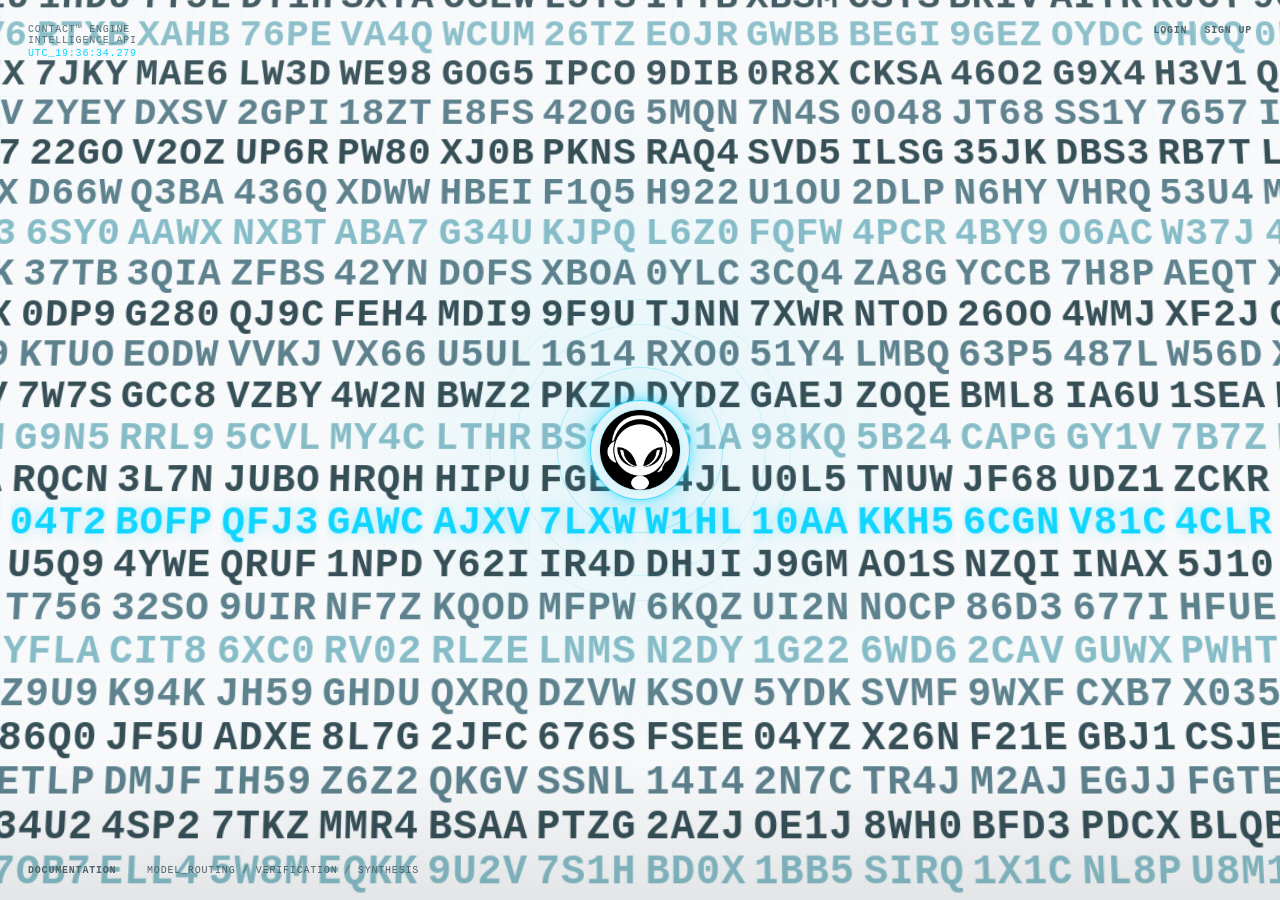
<file: index.html>
<!doctype html>
<html lang="en">
<head>
<meta charset="utf-8">
<meta name="viewport" content="width=device-width,initial-scale=1">
<title>Contact™ Engine — AI Model Routing, Verification & Synthesis</title>
<link rel="stylesheet" href="style.css">
<meta
  name="description"
  content="Contact™ Engine is the intelligence engine behind Contact™, providing AI model routing, answer verification, cross-model analysis, and synthesis."
>
<meta
  name="robots"
  content="index,follow,max-image-preview:large,max-snippet:-1,max-video-preview:-1"
>

<link rel="canonical" href="https://engine.contact/">

<!-- Search / Brand -->
<meta name="application-name" content="Contact Engine">
<meta name="author" content="Starman Inc.">
<meta name="publisher" content="Starman Inc.">
<meta name="theme-color" content="#05080b">

<!-- Open Graph -->
<meta property="og:type" content="website">
<meta property="og:url" content="https://engine.contact/">
<meta property="og:title" content="Contact™ Engine — AI Model Routing, Verification & Synthesis">
<meta
  property="og:description"
  content="The intelligence engine behind Contact for AI model routing, answer verification, cross-model analysis, and synthesis."
>
<meta property="og:site_name" content="Contact">
<meta property="og:locale" content="en_US">

<!-- X / Twitter -->
<meta name="twitter:card" content="summary">
<meta name="twitter:url" content="https://engine.contact/">
<meta name="twitter:title" content="Contact™ Engine — AI Model Routing, Verification & Synthesis">
<meta
  name="twitter:description"
  content="The intelligence engine behind Contact for AI model routing, answer verification, cross-model analysis, and synthesis."
>

<!-- Structured Data -->
<script type="application/ld+json">
{
  "@context": "https://schema.org",
  "@type": "SoftwareApplication",
  "@id": "https://engine.contact/#software",
  "name": "Contact Engine",
  "alternateName": "Contact™ Engine",
  "description": "The intelligence engine behind Contact for AI model routing, answer verification, cross-model analysis, and synthesis.",
  "url": "https://engine.contact/",
  "applicationCategory": "Artificial Intelligence",
  "applicationSubCategory": "AI Model Routing and Answer Verification",
  "operatingSystem": "Web",
  "publisher": {
    "@type": "Organization",
    "name": "Starman Inc."
  },
  "brand": {
    "@type": "Brand",
    "name": "Contact Engine",
    "url": "https://engine.contact/"
  }
}
</script>

</head>

<body>

<div id="app">
  <div id="stream"></div>
  <div class="core">
    <div class="core-mark">
      <div class="orbit"><i></i></div>
      <a class="logo-link" href="https://engine.contact/api">
        <div class="logo">
          <b>GET<br>CONTACT<br>ENGINE<br>API</b>
        </div>
        <img class="logo-overlay" src="img/logo.png" alt="CONTACT ENGINE LOGO">
        <img class="logo-blink" src="img/logo2.png" alt="CONTACT ENGINE LOGO" aria-hidden="true">
      </a>
  </div>

    <div class="auth">
      <a href="https://dash.contact/login"><b>LOGIN</b></a>
      <span class="line"></span>
      <a href="https://dash.contact/signup"><b>SIGN UP</b></a>
    </div>

  <div class="hud">
    <div class="tl">
      CONTACT™ ENGINE<br>
      INTELLIGENCE_API
    </div>

    <div class="tr">
    </div>

    <div class="bl">
      <a href="documentation"><b>DOCUMENTATION</b></a>
      <span class="line"></span>
      MODEL_ROUTING / VERIFICATION / SYNTHESIS
    </div>
  </div>

</div>

<script>

const stream = document.getElementById('stream');

const chars =
  '0123456789ABCDEFGHIJKLMNOPQRSTUVWXYZ';

const randomCode = (length=22) =>
  Array.from(
    {length},
    () => chars[Math.floor(Math.random()*chars.length)]
  ).join('');

const codeLength = 4;

for(let c=0;c<14;c++){

  const col = document.createElement('div');
  col.className = 'column';

  const code = document.createElement('div');
  code.className = 'code';

  let html = '';

  for(let r=0;r<360;r++){

    const cls =
      (r%17===0)
        ? 'hot'
        : (r%5===0
            ? 'white'
            : (r%2
                ? 'mid'
                : 'soft'));

    html +=
      `<span class="${cls}">${randomCode(codeLength)}</span>`;
  }

  code.innerHTML = html + html;

  code.style.animationDuration =
    (42 + c * 1) + 's';

  code.style.animationDelay =
    (-c * .65) + 's';

  col.appendChild(code);
  stream.appendChild(col);
}

setInterval(()=>{
  document.querySelectorAll('.code span').forEach(el=>{
    if(Math.random()<.025){
      el.textContent=randomCode(codeLength);
    }
  });
},120);

const utcTime = document.getElementById('utc-time');

setInterval(()=>{

  document.querySelector('.tr').innerHTML =
    'UTC_' +
    new Date()
      .toISOString()
      .slice(11,23);

},37);

const logoOverlay = document.querySelector('.logo-overlay');

requestAnimationFrame(() => {
  requestAnimationFrame(() => {
    logoOverlay.classList.add('show');
  });
});

setTimeout(() => {
  logoOverlay.classList.remove('show');
}, 1800);

document.querySelector('.logo-link')?.addEventListener(
    'pointerenter',
    event => {
        event.currentTarget.classList.add('has-hovered');
    },
    { once: true }
);
</script>

</body>
</html>
</file>
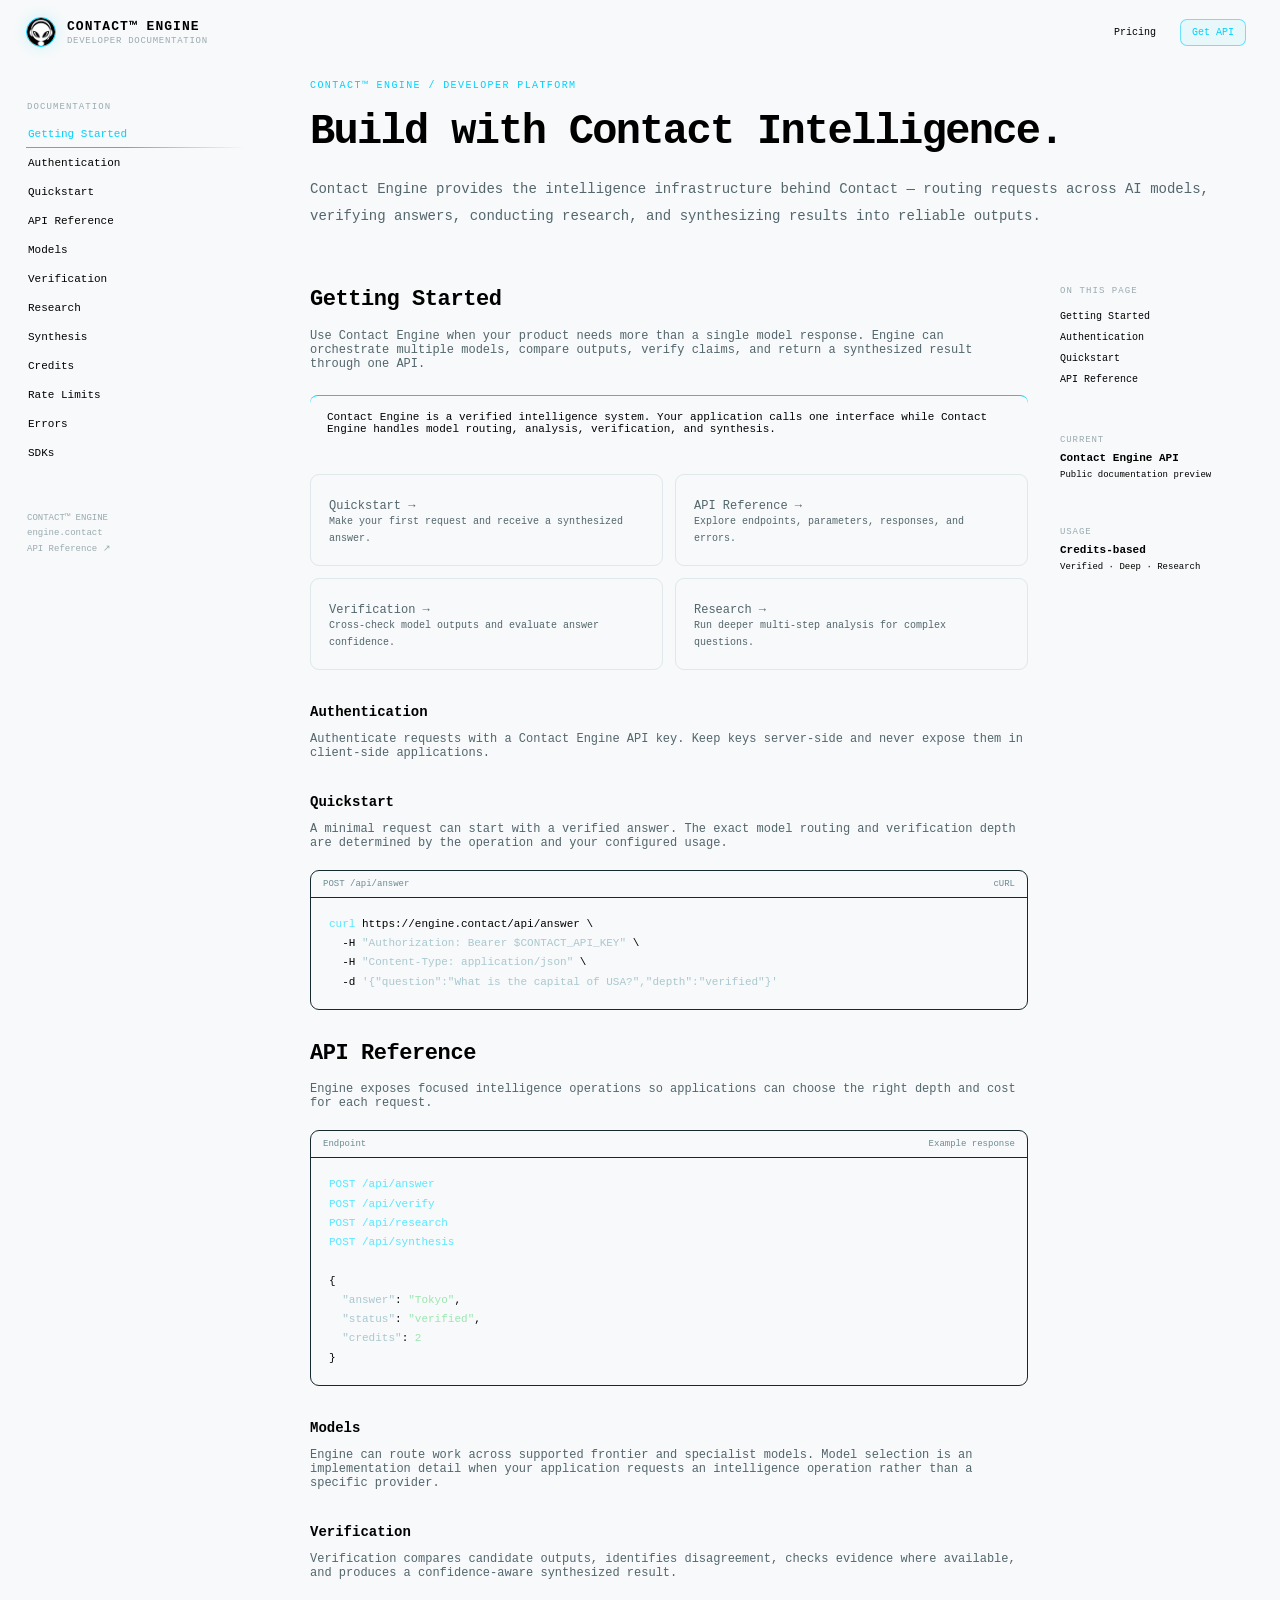
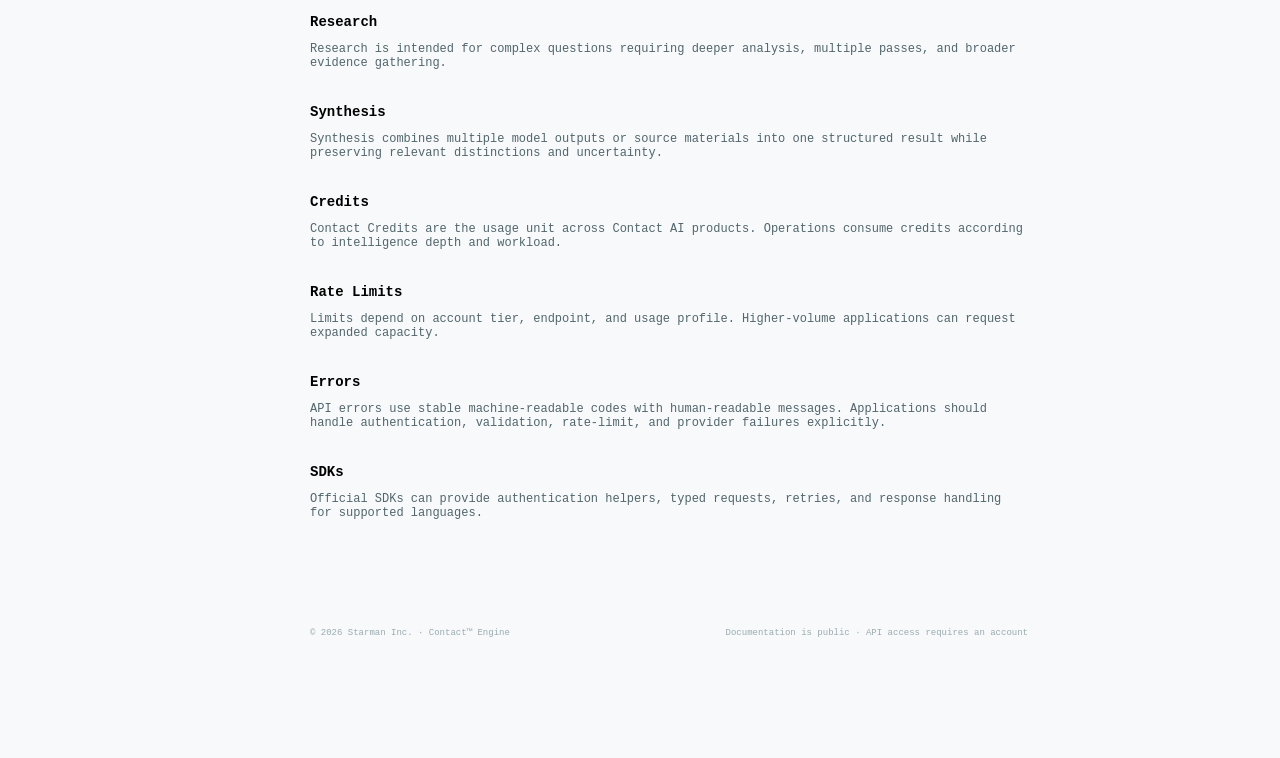
<file: documentation/index.html>
<!doctype html>
<html lang="en" class="docs">
<head>
<meta charset="utf-8">
<meta name="viewport" content="width=device-width,initial-scale=1">
<title>Contact™ Engine Documentation</title>
<link rel="stylesheet" href="../style.css">
</head>

<body class="docs">
<script>
function updateDocsNav(){
  const hash = window.location.hash || '#getting-started';

  document.querySelectorAll('.docs-nav a').forEach(link => {
    link.classList.toggle(
      'active',
      link.getAttribute('href') === hash
    );
  });
}

window.addEventListener('hashchange', updateDocsNav);
window.addEventListener('DOMContentLoaded', updateDocsNav);
</script>
<div class="docs-shell">

  <a class="docs-brand" href="#top">
    <img class="brand-mark" src="../img/logo.png" alt="Contact™">

    <span>
      <span class="docs-brand-title">CONTACT™ ENGINE</span>
      <span class="docs-brand-sub">DEVELOPER DOCUMENTATION</span>
    </span>
  </a>

  <aside class="docs-sidebar">

    <div class="docs-section-label">Documentation</div>

    <nav class="docs-nav">
      <a class="active" href="#getting-started">Getting Started</a>
      <a href="#authentication">Authentication</a>
      <a href="#quickstart">Quickstart</a>
      <a href="#api-reference">API Reference</a>
      <a href="#models">Models</a>
      <a href="#verification">Verification</a>
      <a href="#research">Research</a>
      <a href="#synthesis">Synthesis</a>
      <a href="#credits">Credits</a>
      <a href="#rate-limits">Rate Limits</a>
      <a href="#errors">Errors</a>
      <a href="#sdks">SDKs</a>
    </nav>

    <div class="docs-sidebar-bottom">
      <div>CONTACT™ ENGINE</div>
      <a href="https://engine.contact/">engine.contact</a><br>
      <a href="#api-reference">API Reference ↗</a>
    </div>

  </aside>

  <main class="docs-main" id="top">

    <header class="docs-topbar">

      <div class="docs-breadcrumb">
      </div>

      <div class="docs-toplinks">
        <a href="https://engine.contact/pricing">Pricing</a>
        <a class="docs-api-btn" href="https://engine.contact/api">Get API</a>
      </div>

    </header>

    <div class="docs-content">

      <div class="docs-eyebrow">
        CONTACT™ ENGINE / DEVELOPER PLATFORM
      </div>

      <h1>
        Build with Contact Intelligence.
      </h1>

      <p class="docs-lead">
        Contact Engine provides the intelligence infrastructure behind Contact — routing requests across AI models, verifying answers, conducting research, and synthesizing results into reliable outputs.
      </p>

      <div class="docs-rule"></div>

      <div class="docs-grid">

        <article class="docs-article">

          <section id="getting-started">

            <h2>Getting Started</h2>

            <p>
              Use Contact Engine when your product needs more than a single model response. Engine can orchestrate multiple models, compare outputs, verify claims, and return a synthesized result through one API.
            </p>

            <div class="docs-note">
              Contact Engine is a verified intelligence system. Your application calls one interface while Contact Engine handles model routing, analysis, verification, and synthesis.
            </div>

            <div class="docs-cards">

              <a class="docs-card" href="#quickstart">
                <div class="docs-card-title">
                  Quickstart →
                </div>
                <p>
                  Make your first request and receive a synthesized answer.
                </p>
              </a>

              <a class="docs-card" href="#api-reference">
                <div class="docs-card-title">
                  API Reference →
                </div>
                <p>
                  Explore endpoints, parameters, responses, and errors.
                </p>
              </a>

              <a class="docs-card" href="#verification">
                <div class="docs-card-title">
                  Verification →
                </div>
                <p>
                  Cross-check model outputs and evaluate answer confidence.
                </p>
              </a>

              <a class="docs-card" href="#research">
                <div class="docs-card-title">
                  Research →
                </div>
                <p>
                  Run deeper multi-step analysis for complex questions.
                </p>
              </a>

            </div>

          </section>

          <section id="authentication">

            <h3>Authentication</h3>

            <p>
              Authenticate requests with a Contact Engine API key. Keep keys server-side and never expose them in client-side applications.
            </p>

          </section>

          <section id="quickstart">

            <h3>Quickstart</h3>

            <p>
              A minimal request can start with a verified answer. The exact model routing and verification depth are determined by the operation and your configured usage.
            </p>

            <div class="docs-codebox">

              <div class="docs-codehead">
                <span>POST /api/answer</span>
                <span>cURL</span>
              </div>

              <div class="docs-code"><span class="docs-method">curl</span> https://engine.contact/api/answer \
  -H <span class="docs-key">"Authorization: Bearer $CONTACT_API_KEY"</span> \
  -H <span class="docs-key">"Content-Type: application/json"</span> \
  -d <span class="docs-key">'{"question":"What is the capital of USA?","depth":"verified"}'</span></div>

            </div>

          </section>

          <section id="api-reference">

            <h2>API Reference</h2>

            <p>
              Engine exposes focused intelligence operations so applications can choose the right depth and cost for each request.
            </p>

            <div class="docs-codebox">

              <div class="docs-codehead">
                <span>Endpoint</span>
                <span>Example response</span>
              </div>

              <div class="docs-code"><span class="docs-method">POST</span> <span class="docs-path">/api/answer</span>
<span class="docs-method">POST</span> <span class="docs-path">/api/verify</span>
<span class="docs-method">POST</span> <span class="docs-path">/api/research</span>
<span class="docs-method">POST</span> <span class="docs-path">/api/synthesis</span>

{
  <span class="docs-key">"answer"</span>: <span class="docs-value">"Tokyo"</span>,
  <span class="docs-key">"status"</span>: <span class="docs-value">"verified"</span>,
  <span class="docs-key">"credits"</span>: <span class="docs-value">2</span>
}</div>

            </div>

          </section>

          <section id="models">

            <h3>Models</h3>

            <p>
              Engine can route work across supported frontier and specialist models. Model selection is an implementation detail when your application requests an intelligence operation rather than a specific provider.
            </p>

          </section>

          <section id="verification">

            <h3>Verification</h3>

            <p>
              Verification compares candidate outputs, identifies disagreement, checks evidence where available, and produces a confidence-aware synthesized result.
            </p>

          </section>

          <section id="research">

            <h3>Research</h3>

            <p>
              Research is intended for complex questions requiring deeper analysis, multiple passes, and broader evidence gathering.
            </p>

          </section>

          <section id="synthesis">

            <h3>Synthesis</h3>

            <p>
              Synthesis combines multiple model outputs or source materials into one structured result while preserving relevant distinctions and uncertainty.
            </p>

          </section>

          <section id="credits">

            <h3>Credits</h3>

            <p>
              Contact Credits are the usage unit across Contact AI products. Operations consume credits according to intelligence depth and workload.
            </p>

          </section>

          <section id="rate-limits">

            <h3>Rate Limits</h3>

            <p>
              Limits depend on account tier, endpoint, and usage profile. Higher-volume applications can request expanded capacity.
            </p>

          </section>

          <section id="errors">

            <h3>Errors</h3>

            <p>
              API errors use stable machine-readable codes with human-readable messages. Applications should handle authentication, validation, rate-limit, and provider failures explicitly.
            </p>

          </section>

          <section id="sdks">

            <h3>SDKs</h3>

            <p>
              Official SDKs can provide authentication helpers, typed requests, retries, and response handling for supported languages.
            </p>

          </section>

          <footer class="docs-footer">
            <span>© 2026 Starman Inc. · Contact™ Engine</span>
            <span>Documentation is public · API access requires an account</span>
          </footer>

        </article>

        <aside class="docs-right">

          <div class="docs-toc-title">
            ON THIS PAGE
          </div>

          <nav class="docs-toc">
            <a href="#getting-started">Getting Started</a>
            <a href="#authentication">Authentication</a>
            <a href="#quickstart">Quickstart</a>
            <a href="#api-reference">API Reference</a>
          </nav>

          <div class="docs-mini">
            <div class="docs-mini-label">CURRENT</div>
            <strong>Contact Engine API</strong>
            <span>Public documentation preview</span>
          </div>

          <div class="docs-mini" id="pricing">
            <div class="docs-mini-label">USAGE</div>
            <strong>Credits-based</strong>
            <span>Verified · Deep · Research</span>
          </div>

        </aside>

      </div>

    </div>

  </main>

</div>

</body>
</html>
</file>
<file: style.css>
:root{
  color-scheme:light dark;
  --bg:#f7f9fa;
  --fg:#52666c;
  --cyan:#00d2ff;
  --dim:#9aabb0;
  --faint:#dfe8eb;
}

@media(prefers-color-scheme:dark){
  :root{
    --bg:#05080b;
    --fg:#7c969d;
    --cyan:#00d2ff;
    --cyan:#59e7ff;
    --dim:#5699af;
    --faint:#10232a;
  }
}

*{box-sizing:border-box}

html,body{
  margin:0;
  width:100%;
  height:100%;
  overflow:hidden;
  background:var(--bg);
  font-family:ui-monospace,SFMono-Regular,Menlo,Monaco,Consolas,"Liberation Mono",monospace;
}

#app{
  position:relative;
  width:100%;
  height:100%;
  overflow:hidden;
  background:var(--bg);
  color:var(--fg);
}

#app:before{
  content:"";
  position:absolute;
  inset:0;
  background:
    radial-gradient(circle at 50% 48%,rgba(0,210,255,.08),transparent 40%),
    linear-gradient(90deg,rgba(0,210,255,.025) 1px,transparent 1px),
    linear-gradient(rgba(0,210,255,.02) 1px,transparent 1px);
  background-size:auto,48px 48px,48px 48px;
  pointer-events:none;
}

#app:after{
  content:"";
  position:absolute;
  inset:0;
  background:
    linear-gradient(
      180deg,
      rgba(255,255,255,.08),
      transparent 16%,
      transparent 84%,
      rgba(0,0,0,.08)
    );
  pointer-events:none;
}

#stream{
  position:absolute;
  inset:-18vh -3vw;
  display:grid;
  grid-template-columns:repeat(14,minmax(0,1fr));
  gap:0 .65vw;
  transform:
    perspective(1000px)
    rotateX(5deg)
    scale(1.08);
  transform-origin:center;
  opacity:.94;
}

.column{
  position:relative;
  height:120%;
  overflow:visible;
  mask-image:
    linear-gradient(
      180deg,
      transparent 0,
      #000 6%,
      #000 94%,
      transparent 100%
    );
  -webkit-mask-image:
    linear-gradient(
      180deg,
      transparent 0,
      #000 6%,
      #000 94%,
      transparent 100%
    );
}

.code{
  position:absolute;
  top:0;
  left:0;
  width:100%;
  white-space:pre;
  font-size:clamp(14px,4vw,36px);
  line-height:1.08;
  letter-spacing:.025em;
  color:var(--dim);
  font-weight:600;
  will-change:transform;

  animation-name:scroll;
  animation-timing-function:linear;
  animation-iteration-count:infinite;
  animation-fill-mode:none;
}

.code span{
  display:block;
}

.code .hot{
  color:var(--cyan);
  text-shadow:0 0 12px rgba(0,210,255,.3);
}

.code .mid{
  color:#527985;
}

.code .soft{
  color:#28434b;
}

.code .white{
  color:#7eb8c3;
}

@keyframes scroll{
  from{
    transform:translate3d(0,0,0);
  }
  to{
    transform:translate3d(0,-50%,0);
  }
}

.core{
  position:absolute;
  inset:0;
  display:grid;
  place-items:center;
  pointer-events:auto;
}

.core-mark{
  position:relative;
  width:min(30vw,360px);
  height:min(30vw,360px);
  display:grid;
  place-items:center;
}

.core-mark:before,
.core-mark:after{
  content:"";
  position:absolute;
  border:1px solid rgba(0,210,255,.16);
  border-radius:50%;
  animation:pulse 4s ease-in-out infinite;
}

.core-mark:before{
  inset:15%;
}

.core-mark:after{
  inset:27%;
  border-color:rgba(0,210,255,.3);
  animation-delay:-1.2s;
}

.orbit{
  position:absolute;
  inset:8%;
  border:1px solid rgba(0,210,255,.11);
  border-radius:50%;
  animation:spin 13s linear infinite;
}

.orbit i{
  display:none;
  position:absolute;
  width:5px;
  height:5px;
  background:var(--cyan);
  border-radius:50%;
  top:50%;
  left:-2px;
  box-shadow:
    0 0 8px #00d2ff,
    0 0 18px #00d2ff,
    0 0 32px rgba(0,210,255,.8);
}

.logo{
  position:relative;
  width:100px;
  height:100px;
  border:1px solid rgba(0,210,255,.72);
  border-radius:50%;
  display:grid;
  place-items:center;
  color:var(--cyan);
  font-size:11px;
  letter-spacing:.18em;
  text-align:center;
  text-indent:0;
  background:var(--bg);
  box-shadow:
    0 0 10px rgba(0,210,255,.45),
    0 0 24px rgba(0,210,255,.28),
    0 0 48px rgba(0,210,255,.16),
    inset 0 0 18px rgba(0,210,255,.10),
    inset 0 0 34px rgba(0,210,255,.05);

  animation:logoGlow 3.2s ease-in-out infinite;
}

.logo:before{
  content:"";
  position:absolute;
  inset:8px;
  border:1px solid rgba(0,210,255,.28);
  border-radius:50%;
  box-shadow:
    0 0 10px rgba(0,210,255,.18),
    inset 0 0 10px rgba(0,210,255,.08);
}

.logo b{
  font-weight:500;
}

.logo-link{
  position:absolute;
  top:50%;
  left:50%;
  width:100px;
  height:100px;
  transform:translate(-50%,-50%);
  display:block;
  z-index:10;
  text-decoration:none;
}

.logo-link:hover .logo-overlay{
  opacity:0;
  transform:translate(-50%,-50%) scale(.75) rotate(12deg);
  filter:blur(8px);
}

.logo-overlay{
  position:absolute;
  top:50%;
  left:50%;
  width:80px;
  height:80px;
  object-fit:contain;
  transform:translate(-50%,-50%) scale(.65) rotate(-90deg);
  opacity:0;
  filter:blur(10px) brightness(1.8);
  z-index:10;

  transition:
    opacity .55s ease,
    transform .8s cubic-bezier(.16,1,.3,1),
    filter .55s ease;
}

.logo-overlay.show{
  opacity:1;
  transform:translate(-50%,-50%) scale(1) rotate(0deg);
  filter:blur(0) brightness(1);
}

.logo-blink {
    position: absolute;
    top: 50%;
    left: 50%;
    width: 80px;
    height: 80px;
    object-fit: contain;
    transform: translate(-50%, -50%);
    opacity: 0;
    pointer-events: none;
    z-index: 11;
    animation: logoWink 140ms ease 1.15s both;
}

@keyframes logoWink {
    0%, 100% {
        opacity: 0;
    }

    15%, 85% {
        opacity: 1;
    }
}

.logo-link.has-hovered .logo-blink {
    animation: none !important;
    opacity: 0 !important;
    visibility: hidden !important;
}

.hud{
  position:absolute;
  inset:0;
  padding:24px 28px;
  pointer-events:auto;
  color:var(--fg);
  font-size:10px;
  letter-spacing:.08em;
}

.hud a{
  pointer-events:auto;
  color:var(--fg);
  text-decoration:none;
  cursor:pointer;
  transition:
    color .2s ease,
    text-shadow .2s ease;
}

.hud a:hover{
  color:var(--cyan);
  text-shadow:0 0 8px rgba(0,210,255,.45);
}

.auth{
  position:absolute;
  top:24px;
  right:28px;
  z-index:100;
  display:flex;
  align-items:center;
  font-size:10px;
  letter-spacing:.08em;
  pointer-events:auto;
}

.auth a{
  position:relative;
  z-index:101;
  pointer-events:auto;
  color:var(--fg);
  text-decoration:none;
  cursor:pointer;
  transition:
    color .2s ease,
    text-shadow .2s ease;
}

.auth a:hover{
  color:var(--cyan);
  text-shadow:0 0 8px rgba(0,210,255,.45);
}

.tl{
  position:absolute;
  top:24px;
  left:28px;
}

.tr{
  color:var(--cyan);
  position:absolute;
  top:48px;
  left:28px;
  right:auto;
  text-align:left;
}

.bl{
  position:absolute;
  bottom:24px;
  left:28px;
}

.br{
  position:absolute;
  top:78px;
  left:28px;
  bottom:auto;
  right:auto;
  text-align:left;
}

.ready{
  color:var(--cyan);
  animation:blink 1.2s steps(2) infinite;
  text-shadow:0 0 8px rgba(0,210,255,.45);
}

.line{
  display:inline-block;
  width:1px;
  height:12px;
  background:rgba(0,210,255,.3);
  vertical-align:middle;
  margin:0 8px;
}

@keyframes spin{
  to{
    transform:rotate(360deg);
  }
}

@keyframes pulse{
  50%{
    transform:scale(1.06);
    opacity:.55;
  }
}

@keyframes blink{
  50%{
    opacity:.35;
  }
}

@keyframes logoGlow{
  0%,100%{
    filter:brightness(1);
  }

  50%{
    filter:brightness(1.18);
  }
}

/* MOBILE */

@media(max-width:760px){

  #stream{
    grid-template-columns:repeat(7,minmax(0,1fr));
    gap:0 2vw;
  }

  .column:nth-child(n+8){
    display:none;
  }

  .code{
    font-size:clamp(12px,4vw,24px);
    line-height:1.08;
    letter-spacing:0;
  }

  .column{
    overflow:hidden;
  }

  .hud{
    padding:18px;
    font-size:8px;
  }

  .auth{
    top:18px;
    right:18px;
    font-size:8px;
    z-index:100;
    pointer-events:auto;
  }

  .tl{
    top:18px;
    left:18px;
  }

  .tr{
    top:36px;
    left:18px;
    right:auto;
    text-align:left;
  }

  .bl{
    bottom:18px;
    left:18px;
  }

  .br{
    top:66px;
    left:18px;
    bottom:auto;
    right:auto;
    text-align:left;
  }

  .core-mark{
    width:64vw;
    height:64vw;
  }

  .logo{
    width:85px;
    height:85px;
    font-size:9px;
    position:absolute;
    top:50%;
    left:50%;
    transform:translate(-50%,-50%);
  }

  .logo-overlay{
    width:65px;
    height:65px;
  }

  .logo-blink {
    width: 65px;
    height: 65px;
  }
}

/* =========================================================
   CONTACT™ ENGINE DOCUMENTATION
   ========================================================= */

html.docs,
body.docs{
  overflow:auto;
  overflow-x:hidden;
  height:auto;
  min-height:100%;
}

a{
  color:inherit;
  text-decoration:none;
}


/* =========================================================
   BRAND
   ========================================================= */

.docs-brand,
.docs-brand:visited,
.docs-brand:hover,
.docs-brand:active{
  color:var(--text);
  text-decoration:none;
}

.docs-brand{
  position:fixed;
  top:0;
  left:0;
  width:270px;
  height:64px;
  display:flex;
  align-items:center;
  gap:11px;
  padding:0 26px;
  background:var(--bg);
  border-bottom:1px solid var(--border);
  z-index:60;
}

.brand-mark{
  width:30px;
  height:30px;
  display:block;
  flex:0 0 30px;
  object-fit:contain;
  border:1px solid var(--cyan);
  border-radius:50%;
  box-shadow:0 0 14px color-mix(
    in srgb,
    var(--cyan) 18%,
    transparent
  );
}

.docs-brand-title{
  display:block;
  font-size:13px;
  letter-spacing:.08em;
  font-weight:700;
  color:var(--text);
}

.docs-brand-sub{
  display:block;
  font-size:9px;
  color:var(--dim);
  letter-spacing:.08em;
  margin-top:2px;
}


/* =========================================================
   DOCUMENTATION SHELL
   ========================================================= */

.docs-shell{
  min-height:100vh;
  display:block;
  background:var(--bg);
  color:var(--text);
}


/* =========================================================
   SIDEBAR
   ========================================================= */
.docs-article section{
  scroll-margin-top:72px;
}

.docs-sidebar{
  position:fixed;
  top:64px;
  left:0;
  bottom:0;
  width:270px;
  border-right:1px solid var(--border);
  background:var(--sidebar);
  padding:24px 18px;
  overflow:auto;
  z-index:40;
}

.docs-section-label{
  font-size:9px;
  color:var(--dim);
  letter-spacing:.12em;
  padding:14px 9px 7px;
  text-transform:uppercase;
}

.docs-nav a,
.docs-nav a:visited,
.docs-nav a:active{
  color:var(--muted);
  text-decoration:none;
}

.docs-nav a{
  position:relative;
  display:block;
  padding:8px 10px;
  border-radius:7px;
  font-size:11px;
  margin:1px 0;
  transition:
    background .18s ease,
    color .18s ease;
}

.docs-nav a:hover{
  color:var(--text);
  background:var(--surface);
}

.docs-nav a.active{
  color:var(--cyan);
  background:var(--surface);
}

.docs-nav a::after{
  content:"";
  position:absolute;
  left:8px;
  right:8px;
  bottom:0;
  height:1px;
  opacity:0;
  background:linear-gradient(
    90deg,
    var(--cyan) 0%,
    var(--cyan) 45%,
    transparent 100%
  );
  transition:opacity .18s ease;
}

.docs-nav a:hover::after,
.docs-nav a.active::after{
  opacity:1;
}

.docs-sidebar-bottom{
  margin-top:30px;
  padding:14px 9px;
  border-top:1px solid var(--border);
  font-size:9px;
  color:var(--dim);
  line-height:1.7;
}

.docs-sidebar-bottom a,
.docs-sidebar-bottom a:visited,
.docs-sidebar-bottom a:hover,
.docs-sidebar-bottom a:active{
  color:var(--muted);
  text-decoration:none;
}


/* =========================================================
   MAIN
   ========================================================= */

.docs-main{
  min-width:0;
  margin-left:270px;
}


/* =========================================================
   TOPBAR
   ========================================================= */

.docs-topbar{
  position:fixed;
  top:0;
  left:270px;
  right:0;
  height:64px;
  border-bottom:1px solid var(--border);
  display:flex;
  align-items:center;
  justify-content:space-between;
  padding:0 34px;
  background:var(--bg);
  backdrop-filter:blur(12px);
  z-index:50;
}

.docs-breadcrumb{
  min-width:0;
  font-size:10px;
  color:var(--dim);
  letter-spacing:.05em;
  white-space:nowrap;
  overflow:hidden;
  text-overflow:ellipsis;
}

.docs-breadcrumb strong{
  color:var(--muted);
  font-weight:500;
}

.docs-toplinks{
  display:flex;
  align-items:center;
  gap:24px;
  font-size:10px;
  color:var(--muted);
}

.docs-toplinks a,
.docs-toplinks a:visited,
.docs-toplinks a:active{
  color:var(--muted);
  text-decoration:none;
}

.docs-toplinks a:hover{
  color:var(--cyan);
  text-decoration:none;
}

.docs-api-btn{
  border:1px solid rgba(0,210,255,.55);
  color:var(--cyan)!important;
  padding:7px 11px;
  border-radius:7px;
  background:rgba(0,210,255,.06);
  white-space:nowrap;
}

.docs-api-btn:hover{
  color:var(--text)!important;
  border-color:var(--cyan);
  background:rgba(0,210,255,.16);
  box-shadow:0 4px 18px rgba(0,210,255,.22);
}

/* =========================================================
   CONTENT
   ========================================================= */

.docs-content{
  width:100%;
  max-width:none;
  padding:80px 40px 120px;
  margin:0;
}

.docs-eyebrow{
  font-size:10px;
  color:var(--cyan);
  letter-spacing:.14em;
  margin-bottom:18px;
}

.docs-content h1{
  font-size:42px;
  line-height:1.12;
  letter-spacing:-.04em;
  margin:0 0 20px;
  max-width:850px;
}

.docs-lead{
  font-size:14px;
  line-height:1.9;
  color:var(--fg);
  max-width:900px;
  margin:0;
}

.docs-rule{
  height:1px;
  background:var(--border);
  margin:8px 0 48px;
}


/* =========================================================
   CONTENT GRID
   ========================================================= */

.docs-grid{
  display:grid;
  grid-template-columns:minmax(0,1fr) 180px;
  gap:32px;
  width:100%;
}

.docs-article{
  width:100%;
  max-width:none;
  min-width:0;
}

.docs-article h2{
  font-size:22px;
  line-height:1.3;
  margin:0 0 14px;
  letter-spacing:-.02em;
}

.docs-article h3{
  font-size:14px;
  margin:34px 0 10px;
  color:var(--text);
}

.docs-article p{
  font-size:12px;
  color:var(--fg);
  max-width:900px;
}

.docs-article ul{
  padding-left:20px;
  color:var(--muted);
  font-size:12px;
}

.docs-article li{
  margin:7px 0;
}


/* =========================================================
   NOTE
   ========================================================= */

.docs-note{
  border:1px solid var(--border);
  border-top:1px solid var(--cyan);
  background:var(--surface-2);
  padding:15px 17px;
  border-radius:8px;
  margin:24px 0;
  font-size:11px;
  color:var(--muted);
}


/* =========================================================
   CARDS
   ========================================================= */


.docs-cards{
  display:grid;
  grid-template-columns:repeat(2,minmax(0,1fr));
  gap:12px;
  margin-top:22px;
}

.docs-card{
  border:1px solid var(--faint);
  border-radius:9px;
  padding:18px;
  background:var(--bg);
  color:var(--fg);
  text-decoration:none;
}

.docs-card:hover{
  border-color:var(--fg);
}

.docs-card-title{
  font-size:12px;
  color:var(--fg);
  margin-top:6px;
}

.docs-card p{
  font-size:10px;
  margin:0;
  line-height:1.7;
}

/* =========================================================
   CODE
   ========================================================= */

.docs-codebox{
  background:var(--code);
  border:1px solid #17282e;
  border-radius:9px;
  overflow:hidden;
  margin:20px 0 30px;
}

.docs-codehead{
  display:flex;
  justify-content:space-between;
  padding:8px 12px;
  border-bottom:1px solid #17282e;
  color:#6d8b93;
  font-size:9px;
}

.docs-code{
  padding:17px 18px;
  color:var(--code-text);
  font-size:11px;
  line-height:1.75;
  overflow:auto;
  white-space:pre;
}

.docs-method{
  color:#59e7ff;
}

.docs-path{
  color:#59e7ff;
}

.docs-key{
  color:#a9c8cf;
}

.docs-value{
  color:#9be6b0;
}


/* =========================================================
   RIGHT TOC
   ========================================================= */

.docs-right{
  position:sticky;
  top:100px;
  height:max-content;
}

.docs-toc-title{
  font-size:9px;
  color:var(--dim);
  letter-spacing:.12em;
  margin-bottom:10px;
}

.docs-toc a,
.docs-toc a:visited,
.docs-toc a:active{
  display:block;
  font-size:10px;
  color:var(--muted);
  padding:5px 0;
  text-decoration:none;
}

.docs-toc a:hover{
  color:var(--cyan);
  text-decoration:none;
}

.docs-mini{
  margin-top:28px;
  border-top:1px solid var(--border);
  padding-top:17px;
}

.docs-mini-label{
  font-size:9px;
  color:var(--dim);
  letter-spacing:.1em;
}

.docs-mini strong{
  display:block;
  font-size:11px;
  margin-top:7px;
  color:var(--text);
}

.docs-mini span{
  font-size:9px;
  color:var(--muted);
}


/* =========================================================
   FOOTER
   ========================================================= */

.docs-footer{
  border-top:1px solid var(--border);
  padding-top:28px;
  margin-top:80px;
  color:var(--dim);
  font-size:9px;
  display:flex;
  justify-content:space-between;
  gap:20px;
}


/* =========================================================
   DOCUMENTATION MOBILE
   ========================================================= */

@media(max-width:900px){

  .docs-article section{
    scroll-margin-top:250px;
  }

  .docs-shell{
    display:block;
  }

  .docs-brand{
    display:flex !important;
    width:190px;
    height:54px;
    padding:0 12px;
    gap:9px;
  }

  .brand-mark{
    width:28px;
    height:28px;
    flex-basis:28px;
  }

  .docs-brand-title{
    font-size:11px;
  }

  .docs-brand-sub{
    font-size:8px;
  }

  .docs-sidebar{
    top:42px;
    bottom:auto;
    width:100%;
    height:auto;
    max-height:210px;
    border-right:0;
    border-bottom:1px solid var(--border);
    background:var(--sidebar);
    backdrop-filter:blur(14px);
    -webkit-backdrop-filter:blur(14px);
    padding:10px 12px;
    overflow:hidden;
  }

  .docs-main{
    margin-left:0;
  }

  .docs-topbar{
    left:0;
    right:0;
    width:100%;
    height:54px;
    padding:0 12px 0 200px;
  }

  .docs-breadcrumb{
    min-width:0;
    font-size:9px;
  }

  .docs-toplinks{
    margin-left:auto;
    gap:20px;
  }

  .docs-toplinks .docs-api-btn{
    display:block;
  }

  .docs-api-btn{
    font-size:9px;
    padding:6px 9px;
  }

  .docs-section-label,
  .docs-sidebar-bottom{
    display:none;
  }

  .docs-nav{
    display:grid;
    grid-template-columns:
      repeat(2,minmax(0,1fr));
    gap:3px 6px;
    width:100%;
  }

  .docs-nav a{
    min-width:0;
    padding:7px 8px;
    font-size:10px;
    white-space:normal;
    line-height:1.35;
  }

  .docs-content{
    width:100%;
    max-width:none;
    padding:260px 24px 70px;
    margin:0;
  }

  .docs-grid{
    grid-template-columns:1fr;
    width:100%;
    gap:40px;
  }

  .docs-right{
    position:static;
    order:-1;
  }

  .docs-cards{
    grid-template-columns:1fr;
  }

  .docs-content h1{
    font-size:32px;
  }

  .docs-lead{
    font-size:12px;
  }

  .docs-code{
    font-size:10px;
  }

  .docs-footer{
    display:block;
  }

  .docs-footer span{
    display:block;
    margin-bottom:6px;
  }
}


/* =========================================================
   SMALL MOBILE
   ========================================================= */

@media(max-width:600px){

  .docs-brand{
    width:176px;
    height:52px;
    padding:0 10px;
  }

  .brand-mark{
    width:27px;
    height:27px;
    flex-basis:27px;
  }

  .docs-brand-title{
    font-size:10px;
  }

  .docs-brand-sub{
    font-size:7px;
  }

  .docs-sidebar{
    top:52px;
    max-height:216px;
    padding:9px 10px;
  }

  .docs-nav{
    grid-template-columns:
      repeat(2,minmax(0,1fr));
    gap:2px 5px;
  }

  .docs-nav a{
    padding:6px 7px;
    font-size:9px;
  }

  .docs-topbar{
    height:52px;
    min-height:52px;
    padding:0 10px 0 184px;
  }

  .docs-breadcrumb{
    display:none;
  }

  .docs-toplinks{
    gap:16px;
  }

  .docs-toplinks .docs-api-btn{
    display:block;
  }

  .docs-api-btn{
    font-size:8px;
    padding:6px 8px;
  }

  .docs-content{
    padding:260px 16px 60px;
  }

  .docs-content h1{
    font-size:29px;
  }

  .docs-eyebrow{
    font-size:8px;
    letter-spacing:.11em;
  }

  .docs-lead{
    font-size:12px;
    line-height:1.8;
  }

  .docs-rule{
    margin:40px 0 36px;
  }

  .docs-article h2{
    font-size:20px;
  }

  .docs-article h3{
    font-size:13px;
  }

  .docs-article p{
    font-size:11px;
    line-height:1.75;
  }

  .docs-note{
    font-size:10px;
    padding:13px 14px;
  }

  .docs-code{
    font-size:9px;
    padding:14px;
  }

  .docs-codehead{
    font-size:8px;
  }
}
</file>
